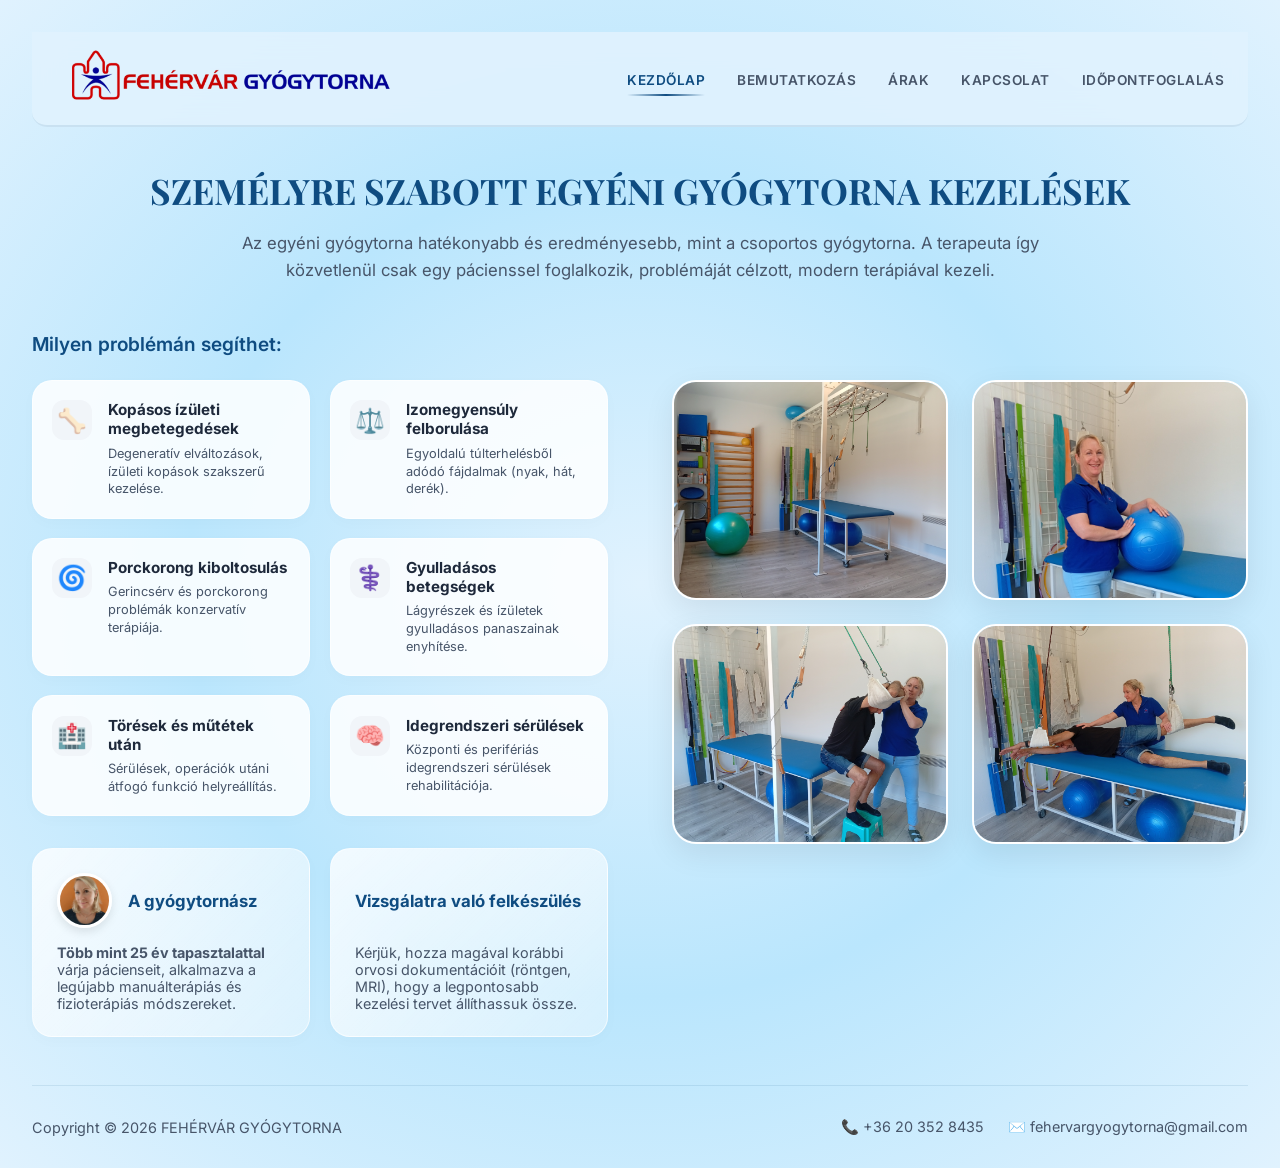
<file: index.html>
<!DOCTYPE html>
<html lang="hu">

<head>
    <meta charset="UTF-8">
    <meta name="viewport" content="width=device-width, initial-scale=1.0">
    <title>Fehérvár Gyógytorna</title>
    <link rel="stylesheet" href="style.css">
    <link rel="preconnect" href="https://fonts.googleapis.com">
    <link rel="preconnect" href="https://fonts.gstatic.com" crossorigin>
    <link rel="shortcut icon" href="favicon.png" type="image/x-icon">
    <link
        href="https://fonts.googleapis.com/css2?family=Inter:wght@300;400;500;600&family=Playfair+Display:wght@600;700&display=swap"
        rel="stylesheet">
</head>

<body>
    <div class="glass-container">
        <header>
            <div class="logo">

                <a href="index.html"><img style="width: 350px; max-width: 100%; height: auto;" src="./logo.png"
                        alt="FEHÉRVÁR GYÓGYTORNA"></a>

            </div>
            <input type="checkbox" id="menu-toggle" class="menu-toggle">
            <label for="menu-toggle" class="hamburger">
                <span></span>
                <span></span>
                <span></span>
            </label>
            <nav>
                <ul>
                    <li><a href="index.html" class="active">KEZDŐLAP</a></li>
                    <li><a href="bemutatkozas.html">BEMUTATKOZÁS</a></li>
                    <li><a href="arak.html">ÁRAK</a></li>
                    <li><a href="elerhetoseg.html">KAPCSOLAT</a></li>
                    <li><a href="idopontfoglalas.html">IDŐPONTFOGLALÁS</a></li>
                </ul>
            </nav>
        </header>

        <main>
            <div class="title-section">
                <h2 class="main-title">SZEMÉLYRE SZABOTT EGYÉNI GYÓGYTORNA KEZELÉSEK</h2>
                <p class="intro-text">Az egyéni gyógytorna hatékonyabb és eredményesebb, mint a csoportos gyógytorna. A
                    terapeuta így közvetlenül csak egy pácienssel foglalkozik, problémáját célzott, modern terápiával
                    kezeli.</p>
            </div>

            <div class="layout-grid">
                <div class="left-col">
                    <h3 class="section-subtitle">Milyen problémán segíthet:</h3>
                    <div class="problems-grid">
                        <div class="card">
                            <div class="card-icon">🦴</div>
                            <div class="card-content">
                                <h4>Kopásos ízületi megbetegedések</h4>
                                <p>Degeneratív elváltozások, ízületi kopások szakszerű kezelése.</p>
                            </div>
                        </div>
                        <div class="card">
                            <div class="card-icon">⚖️</div>
                            <div class="card-content">
                                <h4>Izomegyensúly felborulása</h4>
                                <p>Egyoldalú túlterhelésből adódó fájdalmak (nyak, hát, derék).</p>
                            </div>
                        </div>
                        <div class="card">
                            <div class="card-icon">🌀</div>
                            <div class="card-content">
                                <h4>Porckorong kiboltosulás</h4>
                                <p>Gerincsérv és porckorong problémák konzervatív terápiája.</p>
                            </div>
                        </div>
                        <div class="card">
                            <div class="card-icon">⚕️</div>
                            <div class="card-content">
                                <h4>Gyulladásos betegségek</h4>
                                <p>Lágyrészek és ízületek gyulladásos panaszainak enyhítése.</p>
                            </div>
                        </div>
                        <div class="card">
                            <div class="card-icon">🏥</div>
                            <div class="card-content">
                                <h4>Törések és műtétek után</h4>
                                <p>Sérülések, operációk utáni átfogó funkció helyreállítás.</p>
                            </div>
                        </div>
                        <div class="card">
                            <div class="card-icon">🧠</div>
                            <div class="card-content">
                                <h4>Idegrendszeri sérülések</h4>
                                <p>Központi és perifériás idegrendszeri sérülések rehabilitációja.</p>
                            </div>
                        </div>
                    </div>

                    <div class="info-panels" style="display: flex; flex-wrap: wrap; flex-direction: row; gap: 1.2rem;">

                        <div class="therapist-info glass-panel"
                            style="flex: 1 1 250px; flex-direction: column; align-items: flex-start; gap: 1rem; padding: 1.5rem; margin: 0;">
                            <div style="display: flex; align-items: center; gap: 1rem;">
                                <img src="./letöltés.jpg" alt="Terapeuta" class="t-avatar"
                                    style="width: 55px; height: 55px;">
                                <h4 style="margin: 0; font-size: 1.05rem;">A gyógytornász</h4>
                            </div>
                            <p style="margin: 0;"><strong>Több mint 25 év tapasztalattal</strong> várja pácienseit,
                                alkalmazva a
                                legújabb manuálterápiás és fizioterápiás módszereket.</p>
                        </div>

                        <div class="preparation-info glass-panel"
                            style="flex: 1 1 250px; flex-direction: column; align-items: flex-start; justify-content: flex-start; gap: 1rem; padding: 1.5rem; margin: 0;">
                            <div style="display: flex; align-items: center; gap: 0.5rem; height: 55px;">
                                <h4 style="margin: 0; font-size: 1.05rem;">Vizsgálatra való felkészülés</h4>
                            </div>
                            <p style="margin: 0;">Kérjük, hozza magával korábbi orvosi dokumentációit (röntgen, MRI),
                                hogy a legpontosabb kezelési tervet állíthassuk össze.</p>
                        </div>

                    </div>
                </div>

                <div class="right-col">
                    <h3 class="section-subtitle" style="visibility: hidden; user-select: none;">Igazítás</h3>

                    <div class="right-col">
                        <div class="image-gallery">
                            <div class="img-wrapper">
                                <img src="1.jpg" alt="Kezelés 1">
                                <div class="hologram-overlay"></div>
                            </div>
                            <div class="img-wrapper">
                                <img src="2-1.jpg" alt="Kezelés 2">
                                <div class="hologram-overlay"></div>
                            </div>
                            <div class="img-wrapper">
                                <img src="3.jpg" alt="Kezelés 3">
                                <div class="hologram-overlay"></div>
                            </div>
                            <div class="img-wrapper">
                                <img src="4.jpg" alt="Kezelés 4">
                                <div class="hologram-overlay"></div>
                            </div>
                        </div>
                    </div>
                </div>
            </div>
        </main>
        <footer>
            <div class="footer-content">
                <p>Copyright © 2026 FEHÉRVÁR GYÓGYTORNA</p>
                <div class="social-icons">
                    <span>📞 +36 20 352 8435</span>
                    <span>✉️ fehervargyogytorna@gmail.com</span>
                </div>
            </div>
        </footer>
    </div>
</body>

</html>
</file>
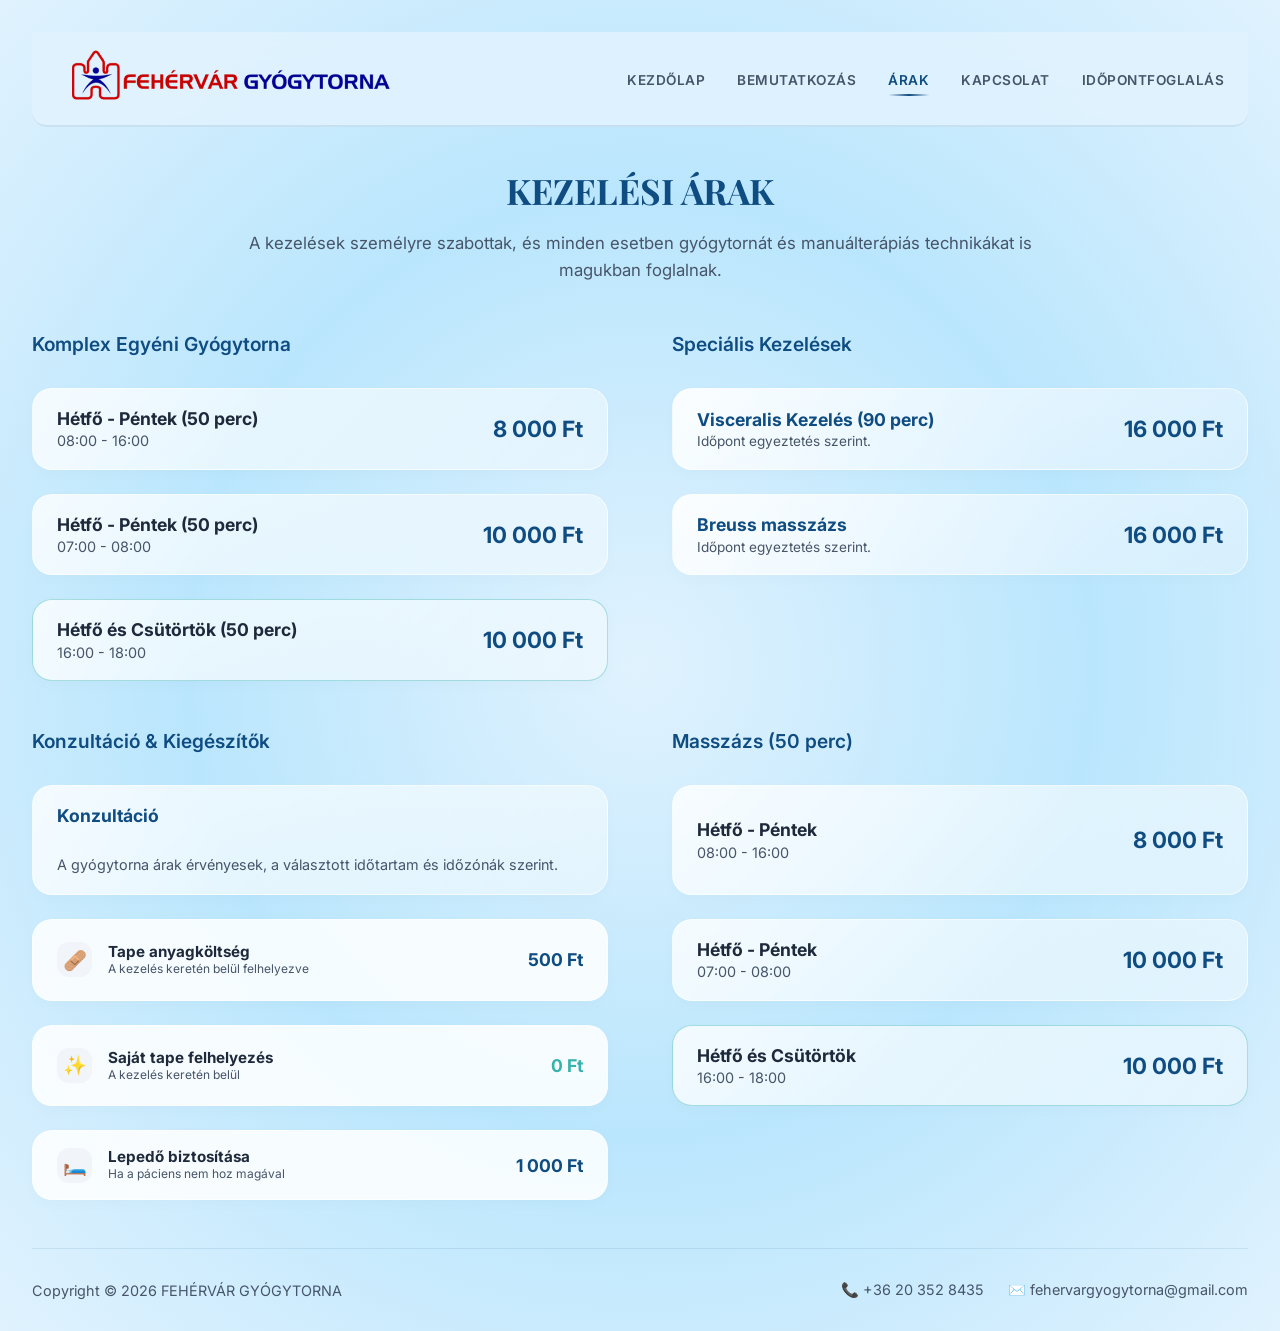
<file: arak.html>
<!DOCTYPE html>
<html lang="hu">

<head>
    <meta charset="UTF-8">
    <meta name="viewport" content="width=device-width, initial-scale=1.0">
    <title>Árak - Fehérvár Gyógytorna</title>
    <link rel="stylesheet" href="style.css">
    <link rel="preconnect" href="https://fonts.googleapis.com">
    <link rel="preconnect" href="https://fonts.gstatic.com" crossorigin>
    <link rel="shortcut icon" href="favicon.png" type="image/x-icon">
    <link
        href="https://fonts.googleapis.com/css2?family=Inter:wght@300;400;500;600&family=Playfair+Display:wght@600;700&display=swap"
        rel="stylesheet">
</head>

<body>
    <div class="glass-container">
        <header>
            <div class="logo">
                  <a href="index.html"><img style="width: 350px; max-width: 100%; height: auto;" src="./logo.png"
                        alt="FEHÉRVÁR GYÓGYTORNA"></a>


            </div>
            <input type="checkbox" id="menu-toggle" class="menu-toggle">
            <label for="menu-toggle" class="hamburger">
                <span></span>
                <span></span>
                <span></span>
            </label>
            <nav>
                <ul>
                    <li><a href="index.html">KEZDŐLAP</a></li>
                    <li><a href="bemutatkozas.html">BEMUTATKOZÁS</a></li>
                    <li><a href="arak.html" class="active">ÁRAK</a></li>
                    <li><a href="elerhetoseg.html">KAPCSOLAT</a></li>
                    <li><a href="idopontfoglalas.html">IDŐPONTFOGLALÁS</a></li>
                </ul>
            </nav>
        </header>

        <main>
            <div class="title-section">
                <h2 class="main-title">KEZELÉSI ÁRAK</h2>
                <p class="intro-text">A kezelések személyre szabottak, és
                    minden esetben gyógytornát és manuálterápiás technikákat is magukban foglalnak.</p>
            </div>

            <div style="display: grid; grid-template-columns: 1fr 1fr; gap: 1.5rem 4rem; align-items: stretch;"
                class="pricing-grid-responsive">

                <div style="align-self: end;">
                    <h3 class="section-subtitle" style="margin-bottom: 0.5rem;">Komplex Egyéni Gyógytorna</h3>
                </div>
                <div style="align-self: end;">
                    <h3 class="section-subtitle" style="margin-bottom: 0.5rem;">Speciális Kezelések</h3>
                </div>

                <div class="glass-panel" style="justify-content: space-between; padding: 1.2rem 1.5rem; height: 100%;">
                    <div>
                        <h4 style="font-size: 1.1rem; color: var(--text-dark); margin-bottom: 0.2rem;">Hétfő - Péntek
                            (50 perc)</h4>
                        <p style="color: var(--text-muted); font-size: 0.9rem;">08:00 - 16:00</p>
                    </div>
                    <div style="font-size: 1.4rem; font-weight: 700; color: var(--primary-blue);">8 000 Ft</div>
                </div>

                <div class="glass-panel"
                    style="justify-content: space-between; background: linear-gradient(135deg, rgba(255,255,255,0.9) 0%, rgba(224, 242, 254, 0.6) 100%); padding: 1.2rem 1.5rem; height: 100%;">
                    <div style="flex: 1;">
                        <h4 style="font-size: 1.1rem; color: var(--primary-blue); margin-bottom: 0.2rem;">Visceralis
                            Kezelés (90 perc)</h4>
                        <p style="color: var(--text-muted); font-size: 0.85rem;">Időpont egyeztetés szerint.</p>
                    </div>
                    <div style="font-size: 1.4rem; font-weight: 700; color: var(--primary-blue);">16 000 Ft</div>
                </div>

                <div class="glass-panel" style="justify-content: space-between; padding: 1.2rem 1.5rem; height: 100%;">
                    <div>
                        <h4 style="font-size: 1.1rem; color: var(--text-dark); margin-bottom: 0.2rem;">Hétfő - Péntek
                            (50 perc)</h4>
                        <p style="color: var(--text-muted); font-size: 0.9rem;">07:00 - 08:00</p>
                    </div>
                    <div style="font-size: 1.4rem; font-weight: 700; color: var(--primary-blue);">10 000 Ft</div>
                </div>

                <div class="glass-panel"
                    style="justify-content: space-between; background: linear-gradient(135deg, rgba(255,255,255,0.9) 0%, rgba(224, 242, 254, 0.6) 100%); padding: 1.2rem 1.5rem; height: 100%;">
                    <div style="flex: 1;">
                        <h4 style="font-size: 1.1rem; color: var(--primary-blue); margin-bottom: 0.2rem;">Breuss
                            masszázs</h4>
                        <p style="color: var(--text-muted); font-size: 0.85rem;">Időpont egyeztetés szerint.</p>
                    </div>
                    <div style="font-size: 1.4rem; font-weight: 700; color: var(--primary-blue);">16 000 Ft</div>
                </div>

                <div class="glass-panel"
                    style="justify-content: space-between; padding: 1.2rem 1.5rem; border-color: rgba(56, 178, 172, 0.4); height: 100%;">
                    <div>
                        <h4 style="font-size: 1.1rem; color: var(--text-dark); margin-bottom: 0.2rem;">Hétfő és Csütörtök (50 perc)</h4>
                        <p style="color: var(--text-muted); font-size: 0.9rem;">16:00 - 18:00</p>
                    </div>
                    <div style="font-size: 1.4rem; font-weight: 700; color: var(--primary-blue);">10 000 Ft</div>
                </div>

                <!-- Üres div, hogy az alsó sorok tökéletesen a helyükre csússzanak -->
                <div></div>

                <div style="align-self: end; margin-top: 1.5rem;">
                    <h3 class="section-subtitle" style="margin-bottom: 0.5rem;">Konzultáció & Kiegészítők</h3>
                </div>

                <div style="align-self: end; margin-top: 1.5rem;">
                    <h3 class="section-subtitle" style="margin-bottom: 0.5rem;">Masszázs (50 perc)</h3>
                </div>

                <div class="glass-panel"
                    style="padding: 1.2rem 1.5rem; height: 100%; align-items: flex-start; flex-direction: column; justify-content: center;">
                    <h4 style="font-size: 1.1rem; color: var(--primary-blue); margin-bottom: 0.3rem;">Konzultáció</h4>
                    <p style="color: var(--text-muted); font-size: 0.9rem; line-height: 1.4; margin: 0;">A gyógytorna
                        árak érvényesek, a választott időtartam és időzónák szerint.</p>
                </div>

                <div class="glass-panel" style="justify-content: space-between; padding: 1.2rem 1.5rem; height: 100%;">
                    <div>
                        <h4 style="font-size: 1.1rem; color: var(--text-dark); margin-bottom: 0.2rem;">Hétfő - Péntek
                            </h4>
                        <p style="color: var(--text-muted); font-size: 0.9rem;">08:00 - 16:00</p>
                    </div>
                    <div style="font-size: 1.4rem; font-weight: 700; color: var(--primary-blue);">8 000 Ft</div>
                </div>

                <div class="card" style="padding: 1rem 1.5rem; align-items: center; height: 100%; margin: 0;">
                    <div class="card-icon" style="width: 35px; height: 35px; font-size: 1.2rem;">🩹</div>
                    <div class="card-content"
                        style="display: flex; justify-content: space-between; width: 100%; align-items: center;">
                        <div>
                            <h4 style="margin-bottom: 0;">Tape anyagköltség</h4>
                            <p style="font-size: 0.75rem;">A kezelés keretén belül felhelyezve</p>
                        </div>
                        <strong style="color: var(--primary-blue); font-size: 1.1rem;">500 Ft</strong>
                    </div>
                </div>

                <div class="glass-panel" style="justify-content: space-between; padding: 1.2rem 1.5rem; height: 100%;">
                    <div>
                        <h4 style="font-size: 1.1rem; color: var(--text-dark); margin-bottom: 0.2rem;">Hétfő - Péntek
                            </h4>
                        <p style="color: var(--text-muted); font-size: 0.9rem;">07:00 - 08:00</p>
                    </div>
                    <div style="font-size: 1.4rem; font-weight: 700; color: var(--primary-blue);">10 000 Ft</div>
                </div>

                <div class="card" style="padding: 1rem 1.5rem; align-items: center; height: 100%; margin: 0;">
                    <div class="card-icon" style="width: 35px; height: 35px; font-size: 1.2rem;">✨</div>
                    <div class="card-content"
                        style="display: flex; justify-content: space-between; width: 100%; align-items: center;">
                        <div>
                            <h4 style="margin-bottom: 0;">Saját tape felhelyezés</h4>
                            <p style="font-size: 0.75rem;">A kezelés keretén belül</p>
                        </div>
                        <strong style="color: var(--accent-teal); font-size: 1.1rem;">0 Ft</strong>
                    </div>
                </div>

                <div class="glass-panel"
                    style="justify-content: space-between; padding: 1.2rem 1.5rem; border-color: rgba(56, 178, 172, 0.4); height: 100%;">
                    <div>
                        <h4 style="font-size: 1.1rem; color: var(--text-dark); margin-bottom: 0.2rem;">Hétfő és Csütörtök</h4>
                        <p style="color: var(--text-muted); font-size: 0.9rem;">16:00 - 18:00</p>
                    </div>
                    <div style="font-size: 1.4rem; font-weight: 700; color: var(--primary-blue);">10 000 Ft</div>
                </div>

                <div class="card" style="padding: 1rem 1.5rem; align-items: center; height: 100%; margin: 0;">
                    <div class="card-icon" style="width: 35px; height: 35px; font-size: 1.2rem;">🛏️</div>
                    <div class="card-content"
                        style="display: flex; justify-content: space-between; width: 100%; align-items: center;">
                        <div>
                            <h4 style="margin-bottom: 0;">Lepedő biztosítása</h4>
                            <p style="font-size: 0.75rem;">Ha a páciens nem hoz magával</p>
                        </div>
                        <strong style="color: var(--primary-blue); font-size: 1.1rem;">1 000 Ft</strong>
                    </div>
                </div>

            </div>
        </main>
        <footer>
            <div class="footer-content">
                <p>Copyright © 2026 FEHÉRVÁR GYÓGYTORNA</p>
                <div class="social-icons">
                    <span>📞 +36 20 352 8435</span>
                    <span>✉️ fehervargyogytorna@gmail.com</span>
                </div>
            </div>
        </footer>
    </div>
</body>

</html>
</file>
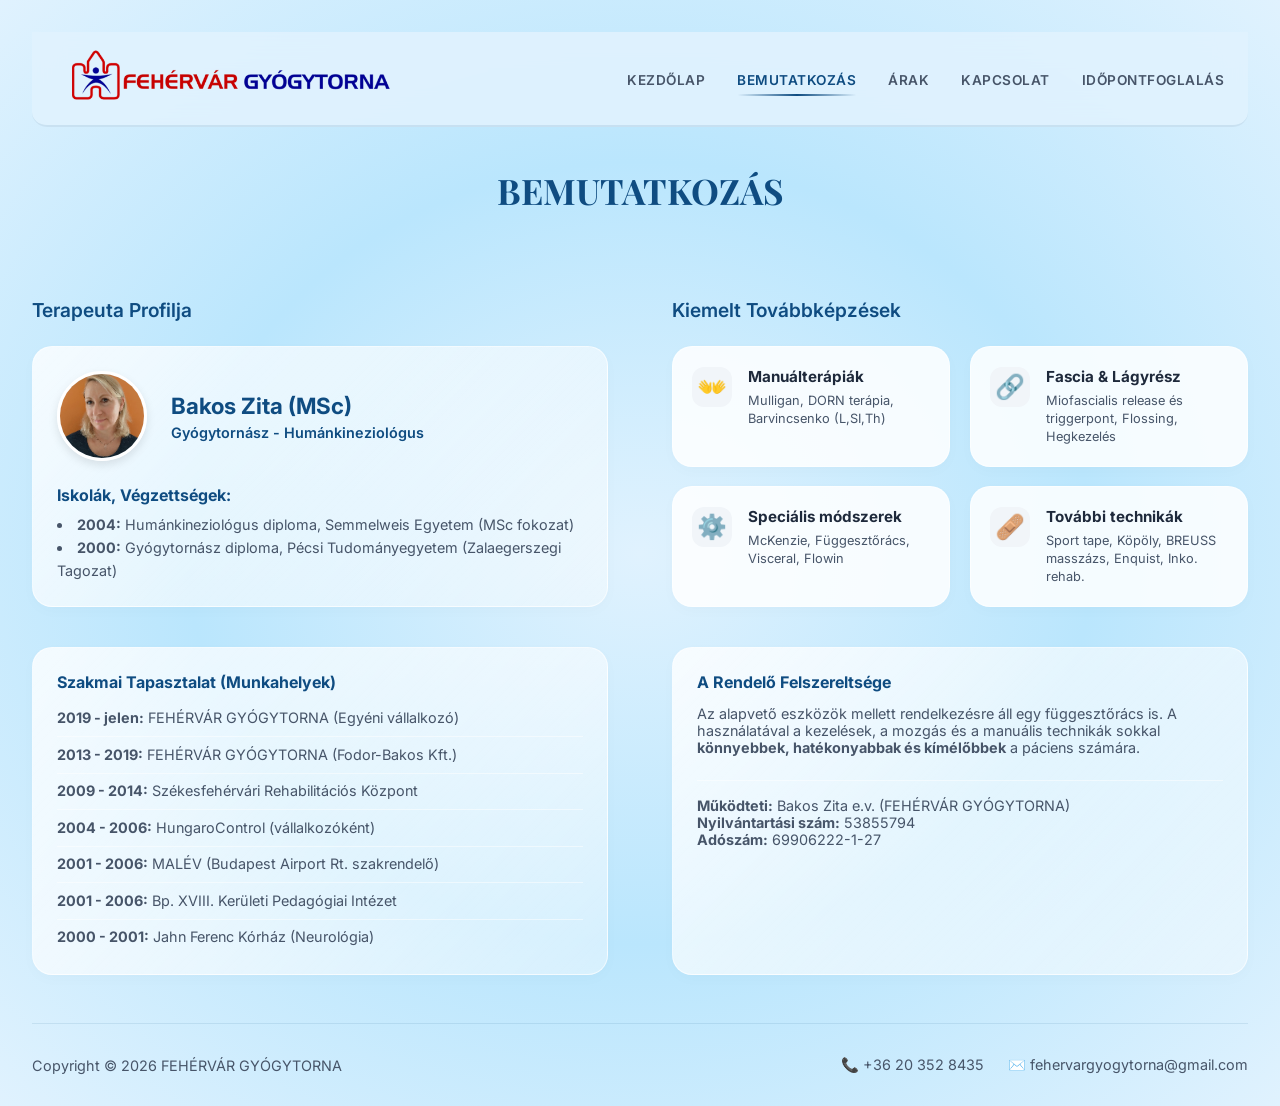
<file: bemutatkozas.html>
<!DOCTYPE html>
<html lang="hu">

<head>
    <meta charset="UTF-8">
    <meta name="viewport" content="width=device-width, initial-scale=1.0">
    <title>Bemutatkozás - Fehérvár Gyógytorna</title>
    <link rel="stylesheet" href="style.css">
    <link rel="preconnect" href="https://fonts.googleapis.com">
    <link rel="preconnect" href="https://fonts.gstatic.com" crossorigin>
    <link rel="shortcut icon" href="favicon.png" type="image/x-icon">
    <link
        href="https://fonts.googleapis.com/css2?family=Inter:wght@300;400;500;600&family=Playfair+Display:wght@600;700&display=swap"
        rel="stylesheet">
</head>

<body>
    <div class="glass-container">
        <header>
            <div class="logo">
                <a href="index.html"><img style="width: 350px; max-width: 100%; height: auto;" src="./logo.png"
                        alt="FEHÉRVÁR GYÓGYTORNA"></a>

            </div>
            <input type="checkbox" id="menu-toggle" class="menu-toggle">
            <label for="menu-toggle" class="hamburger">
                <span></span>
                <span></span>
                <span></span>
            </label>
            <nav>
                <ul>
                    <li><a href="index.html">KEZDŐLAP</a></li>
                    <li><a href="bemutatkozas.html" class="active">BEMUTATKOZÁS</a></li>
                    <li><a href="arak.html">ÁRAK</a></li>
                    <li><a href="elerhetoseg.html">KAPCSOLAT</a></li>
                    <li><a href="idopontfoglalas.html">IDŐPONTFOGLALÁS</a></li>

                </ul>
            </nav>
        </header>

        <main>
            <div class="title-section">
                <h2 class="main-title">BEMUTATKOZÁS</h2>
                <br>
            </div>

            <div class="layout-grid" style="margin-bottom: 2.5rem; align-items: stretch;">
                <div class="left-col" style="display: flex; flex-direction: column;">
                    <h3 class="section-subtitle">Terapeuta Profilja</h3>
                    <div class="glass-panel"
                        style="flex: 1; flex-direction: column; align-items: flex-start; gap: 1rem; margin: 0;">
                        <div style="display: flex; align-items: center; gap: 1.5rem;">
                            <img src="letöltés.jpg" alt="Bakos Zita" class="t-avatar"
                                style="width: 90px; height: 90px;">
                            <div>
                                <h4 style="font-size: 1.4rem;">Bakos Zita (MSc)</h4>
                                <p style="font-weight: 600; color: var(--primary-blue);">Gyógytornász -
                                    Humánkineziológus</p>
                            </div>
                        </div>
                        <div style="margin-top: 0.5rem;">
                            <h4 style="font-size: 1rem; margin-bottom: 0.5rem;">Iskolák, Végzettségek:</h4>
                            <ul
                                style="list-style-position: inside; color: var(--text-muted); font-size: 0.9rem; line-height: 1.6;">
                                <li><strong>2004:</strong> Humánkineziológus diploma, Semmelweis Egyetem (MSc fokozat)
                                </li>
                                <li><strong>2000:</strong> Gyógytornász diploma, Pécsi Tudományegyetem (Zalaegerszegi
                                    Tagozat)</li>
                            </ul>
                        </div>
                    </div>
                </div>

                <div class="right-col" style="display: flex; flex-direction: column;">
                    <h3 class="section-subtitle">Kiemelt Továbbképzések</h3>
                    <div class="problems-grid" style="flex: 1; margin-bottom: 0;">
                        <div class="card">
                            <div class="card-icon">👐</div>
                            <div class="card-content">
                                <h4>Manuálterápiák</h4>
                                <p>Mulligan, DORN terápia, Barvincsenko (L,SI,Th)</p>
                            </div>
                        </div>
                        <div class="card">
                            <div class="card-icon">🔗</div>
                            <div class="card-content">
                                <h4>Fascia & Lágyrész</h4>
                                <p>Miofascialis release és triggerpont, Flossing, Hegkezelés</p>
                            </div>
                        </div>
                        <div class="card">
                            <div class="card-icon">⚙️</div>
                            <div class="card-content">
                                <h4>Speciális módszerek</h4>
                                <p>McKenzie, Függesztőrács, Visceral, Flowin</p>
                            </div>
                        </div>
                        <div class="card">
                            <div class="card-icon">🩹</div>
                            <div class="card-content">
                                <h4>További technikák</h4>
                                <p>Sport tape, Köpöly, BREUSS masszázs, Enquist, Inko. rehab.</p>
                            </div>
                        </div>
                    </div>
                </div>
            </div>

            <div class="layout-grid" style="align-items: stretch;">
                <div class="left-col" style="display: flex; flex-direction: column;">
                    <div class="glass-panel preparation-info" style="flex: 1; margin: 0;">
                        <h4>Szakmai Tapasztalat (Munkahelyek)</h4>
                        <ul
                            style="list-style-type: none; color: var(--text-muted); font-size: 0.9rem; line-height: 1.8; width: 100%;">
                            <li style="border-bottom: 1px solid var(--glass-border); padding-bottom: 0.3rem;">
                                <strong>2019 - jelen:</strong> FEHÉRVÁR GYÓGYTORNA (Egyéni vállalkozó)
                            </li>
                            <li style="border-bottom: 1px solid var(--glass-border); padding: 0.3rem 0;">
                                <strong>2013 - 2019:</strong> FEHÉRVÁR GYÓGYTORNA (Fodor-Bakos Kft.)
                            </li>
                            <li style="border-bottom: 1px solid var(--glass-border); padding: 0.3rem 0;">
                                <strong>2009 - 2014:</strong> Székesfehérvári Rehabilitációs Központ
                            </li>
                            <li style="border-bottom: 1px solid var(--glass-border); padding: 0.3rem 0;">
                                <strong>2004 - 2006:</strong> HungaroControl (vállalkozóként)
                            </li>
                            <li style="border-bottom: 1px solid var(--glass-border); padding: 0.3rem 0;">
                                <strong>2001 - 2006:</strong> MALÉV (Budapest Airport Rt. szakrendelő)
                            </li>
                            <li style="border-bottom: 1px solid var(--glass-border); padding: 0.3rem 0;">
                                <strong>2001 - 2006:</strong> Bp. XVIII. Kerületi Pedagógiai Intézet
                            </li>
                            <li style="padding-top: 0.3rem;"><strong>2000 - 2001:</strong> Jahn Ferenc Kórház
                                (Neurológia)</li>
                        </ul>
                    </div>
                </div>

                <div class="right-col" style="display: flex; flex-direction: column;">
                    <div class="glass-panel preparation-info" style="flex: 1; margin: 0;">
                        <h4>A Rendelő Felszereltsége</h4>
                        <p style="margin-bottom: 1rem;">Az alapvető eszközök mellett rendelkezésre áll egy
                            függesztőrács is. A használatával a kezelések, a mozgás és a manuális technikák sokkal
                            <strong>könnyebbek, hatékonyabbak és kímélőbbek</strong> a páciens számára.
                        </p>

                        <div
                            style="width: 100%; border-top: 1px solid var(--glass-border); padding-top: 1rem; font-size: 0.8rem; color: var(--text-muted);">
                            <p><strong>Működteti:</strong> Bakos Zita e.v. (FEHÉRVÁR GYÓGYTORNA)</p>
                            <p><strong>Nyilvántartási szám:</strong> 53855794</p>
                            <p><strong>Adószám:</strong> 69906222-1-27</p>
                        </div>
                    </div>
                </div>
            </div>
        </main>

        <footer>
            <div class="footer-content">
                <p>Copyright © 2026 FEHÉRVÁR GYÓGYTORNA</p>
                <div class="social-icons">
                    <span>📞 +36 20 352 8435</span>
                    <span>✉️ fehervargyogytorna@gmail.com</span>
                </div>
            </div>
        </footer>
    </div>
</body>

</html>
</file>
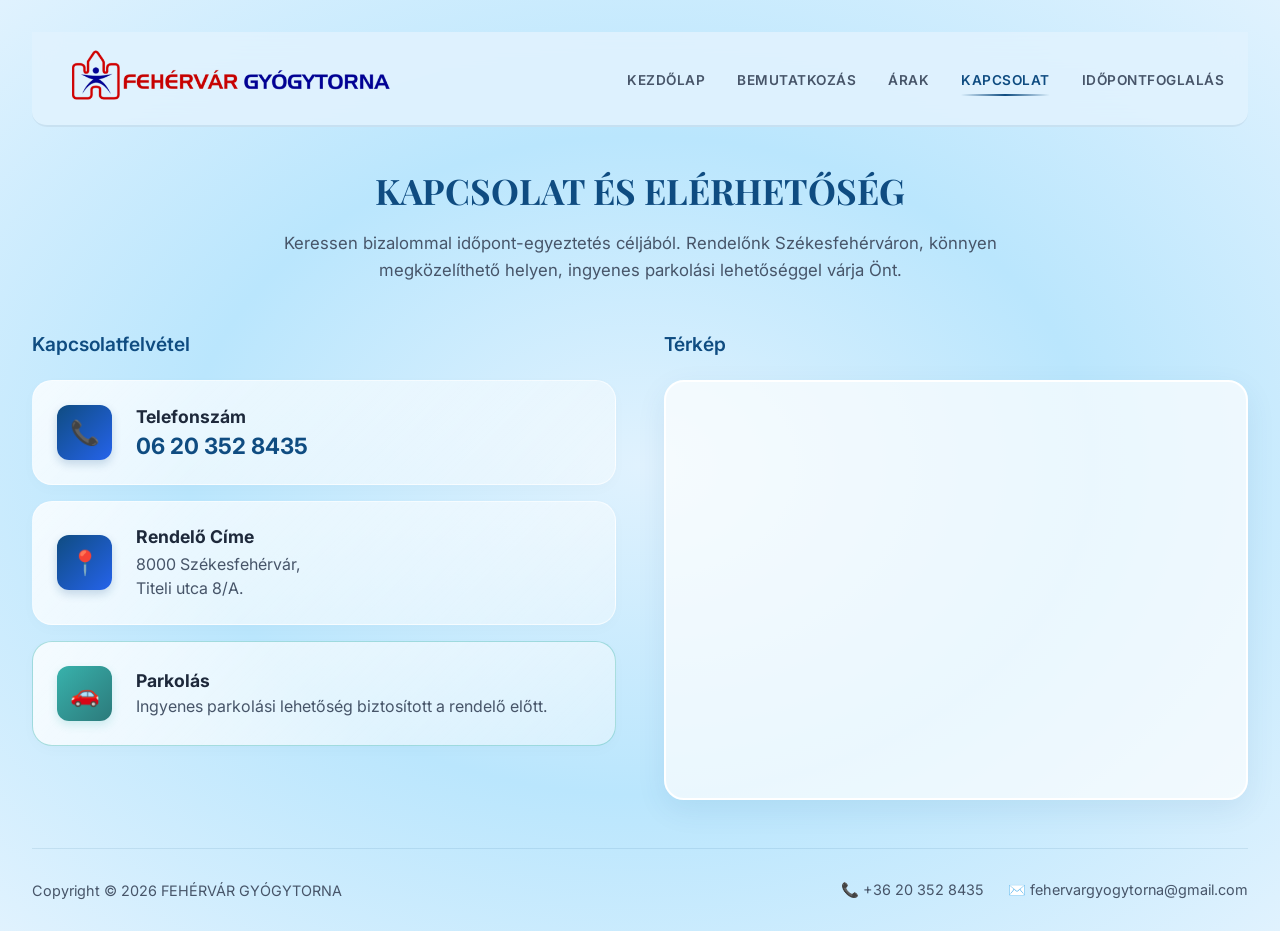
<file: elerhetoseg.html>
<!DOCTYPE html>
<html lang="hu">
<head>
    <meta charset="UTF-8">
    <meta name="viewport" content="width=device-width, initial-scale=1.0">
    <title>Kapcsolat - Fehérvár Gyógytorna</title>
    <link rel="stylesheet" href="style.css">
    <link rel="preconnect" href="https://fonts.googleapis.com">
    <link rel="preconnect" href="https://fonts.gstatic.com" crossorigin>
    <link rel="shortcut icon" href="favicon.png" type="image/x-icon">
    <link
        href="https://fonts.googleapis.com/css2?family=Inter:wght@300;400;500;600&family=Playfair+Display:wght@600;700&display=swap"
        rel="stylesheet">
</head>

<body>
    <div class="glass-container">
        <header>
            <div class="logo">
                <a href="index.html"><img style="width: 350px; max-width: 100%; height: auto;" src="./logo.png"
                        alt="FEHÉRVÁR GYÓGYTORNA"></a>
            </div>
            <input type="checkbox" id="menu-toggle" class="menu-toggle">
            <label for="menu-toggle" class="hamburger">
                <span></span>
                <span></span>
                <span></span>
            </label>
            <nav>
                <ul>
                    <li><a href="index.html">KEZDŐLAP</a></li>
                    <li><a href="bemutatkozas.html">BEMUTATKOZÁS</a></li>
                    <li><a href="arak.html">ÁRAK</a></li>
                    <li><a href="elerhetoseg.html" class="active">KAPCSOLAT</a></li>
                    <li><a href="idopontfoglalas.html">IDŐPONTFOGLALÁS</a></li>
                </ul>
            </nav>
        </header>

        <main>
            <div class="title-section">
                <h2 class="main-title">KAPCSOLAT ÉS ELÉRHETŐSÉG</h2>
                <p class="intro-text">Keressen bizalommal időpont-egyeztetés céljából. Rendelőnk Székesfehérváron,
                    könnyen megközelíthető helyen, ingyenes parkolási lehetőséggel várja Önt.</p>
            </div>

            <div class="layout-grid" style="align-items: start; gap: 3rem;">
                <div class="left-col">
                    <h3 class="section-subtitle">Kapcsolatfelvétel</h3>

                    <div class="info-panels">
                        <div class="glass-panel"
                            style="flex-direction: row; align-items: center; gap: 1.5rem; padding: 1.5rem;">
                            <div class="card-icon"
                                style="width: 55px; height: 55px; font-size: 1.5rem; background: linear-gradient(135deg, var(--primary-blue), #2563eb); color: white; box-shadow: 0 4px 10px rgba(15, 76, 129, 0.2);">
                                📞
                            </div>
                            <div>
                                <h4 style="font-size: 1.1rem; color: var(--text-dark); margin-bottom: 0.3rem;">
                                    Telefonszám</h4>
                                <p style="font-size: 1.4rem; font-weight: 700; color: var(--primary-blue);">06 20 352
                                    8435</p>
                            </div>
                        </div>

                        <div class="glass-panel"
                            style="flex-direction: row; align-items: center; gap: 1.5rem; padding: 1.5rem;">
                            <div class="card-icon"
                                style="width: 55px; height: 55px; font-size: 1.5rem; background: linear-gradient(135deg, var(--primary-blue), #2563eb); color: white; box-shadow: 0 4px 10px rgba(15, 76, 129, 0.2);">
                                📍
                            </div>
                            <div>
                                <h4 style="font-size: 1.1rem; color: var(--text-dark); margin-bottom: 0.3rem;">Rendelő
                                    Címe</h4>
                                <p style="font-size: 1rem; color: var(--text-muted); line-height: 1.5;">8000
                                    Székesfehérvár,<br>Titeli utca 8/A.</p>
                            </div>
                        </div>

                        <div class="glass-panel"
                            style="flex-direction: row; align-items: center; gap: 1.5rem; padding: 1.5rem; border-color: rgba(56, 178, 172, 0.4);">
                            <div class="card-icon"
                                style="width: 55px; height: 55px; font-size: 1.5rem; background: linear-gradient(135deg, var(--accent-teal), #2c7a7b); color: white; box-shadow: 0 4px 10px rgba(56, 178, 172, 0.2);">
                                🚗
                            </div>
                            <div>
                                <h4 style="font-size: 1.1rem; color: var(--text-dark); margin-bottom: 0.3rem;">Parkolás
                                </h4>
                                <p style="font-size: 1rem; color: var(--text-muted);">Ingyenes parkolási lehetőség
                                    biztosított a rendelő előtt.</p>
                            </div>
                        </div>
                    </div>
                </div>

                <div class="right-col">
                    <h3 class="section-subtitle">Térkép</h3>
                    <div class="img-wrapper"
                        style="height: 420px; border-radius: 20px; padding: 6px; background: rgba(255,255,255,0.7); box-shadow: 0 10px 30px rgba(15, 76, 129, 0.08);">
                        <iframe
                            src="https://www.google.com/maps/embed?pb=!1m18!1m12!1m3!1d3237.151974804184!2d18.45225317669859!3d47.193902216384764!2m3!1f0!2f0!3f0!3m2!1i1024!2i768!4f13.1!3m3!1m2!1s0x4769f7c258b4fa89%3A0xc11388f73e84099f!2zRkVIw4lSVsOBUiBHWcOTR1lUT1JOQQ!5e1!3m2!1shu!2shu!4v1788622676737!5m2!1shu!2shu"
                            width="100%" height="100%" style="border:0; border-radius: 14px;" allowfullscreen=""
                            loading="lazy" referrerpolicy="no-referrer-when-downgrade">
                        </iframe>
                    </div>
                </div>
            </div>
        </main>

        <footer>
            <div class="footer-content">
                <p>Copyright © 2026 FEHÉRVÁR GYÓGYTORNA</p>
                <div class="social-icons">
                    <span>📞 +36 20 352 8435</span>
                    <span>✉️ fehervargyogytorna@gmail.com</span>
                </div>
            </div>
        </footer>
    </div>
</body>

</html>
</file>
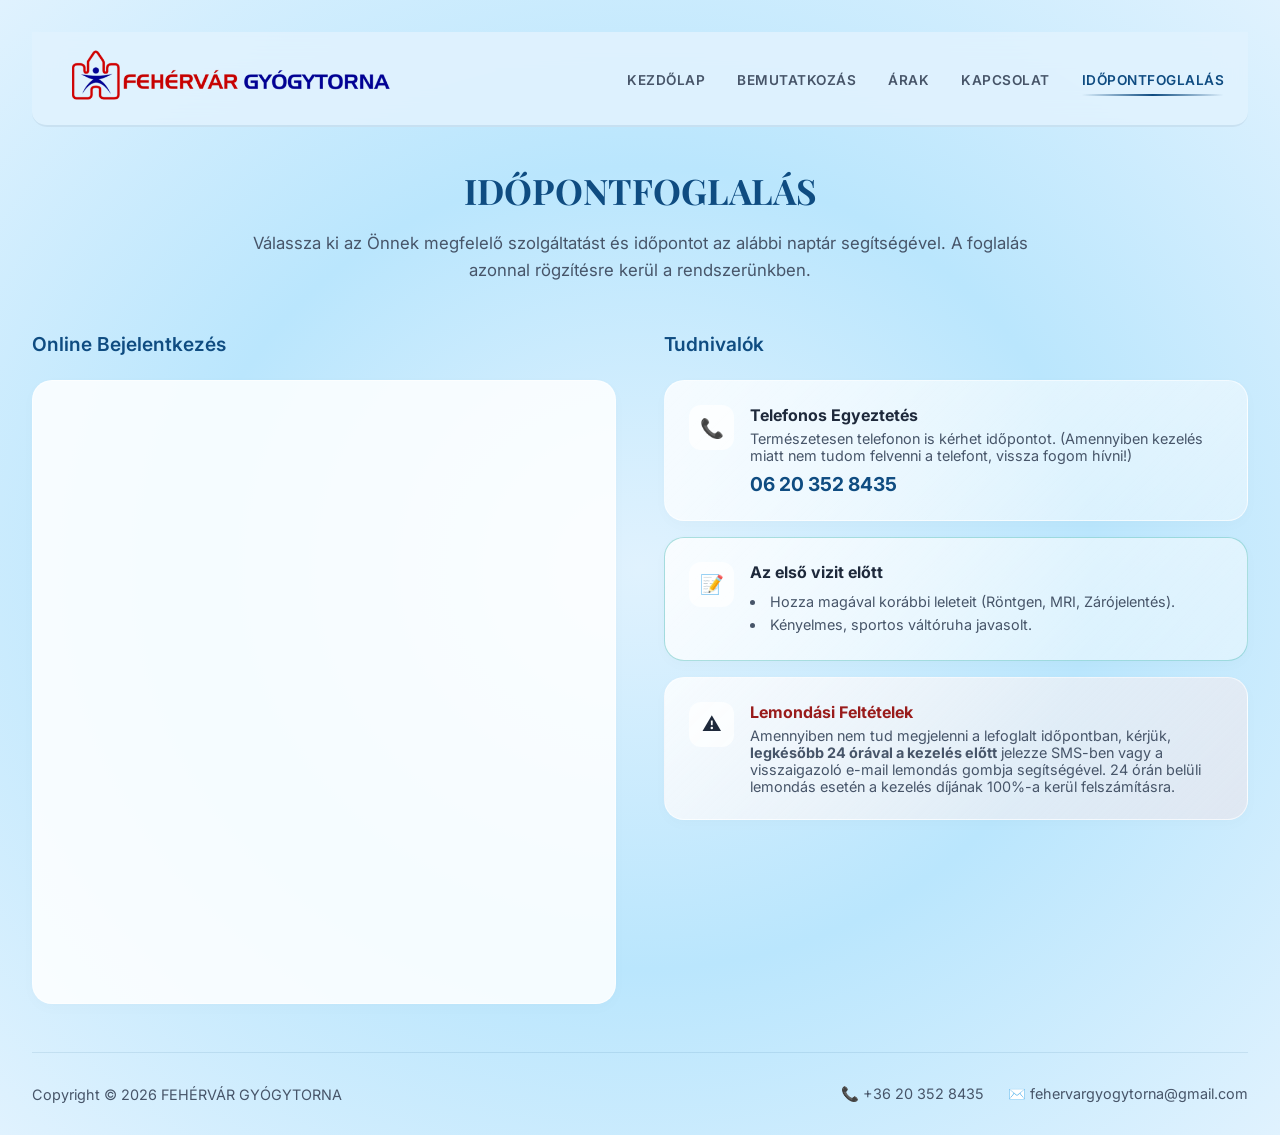
<file: idopontfoglalas.html>
<!DOCTYPE html>
<html lang="hu">

<head>
    <meta charset="UTF-8">
    <meta name="viewport" content="width=device-width, initial-scale=1.0">
    <title>Időpontfoglalás - Fehérvár Gyógytorna</title>
    <link rel="stylesheet" href="style.css">
    <link rel="preconnect" href="https://fonts.googleapis.com">
    <link rel="preconnect" href="https://fonts.gstatic.com" crossorigin>
    <link rel="shortcut icon" href="favicon.png" type="image/x-icon">
    <link
        href="https://fonts.googleapis.com/css2?family=Inter:wght@300;400;500;600&family=Playfair+Display:wght@600;700&display=swap"
        rel="stylesheet">
</head>

<body>
    <div class="glass-container">
        <header>
            <div class="logo">
                <a href="index.html"><img style="width: 350px; max-width: 100%; height: auto;" src="./logo.png"
                        alt="FEHÉRVÁR GYÓGYTORNA"></a>

            </div>
            <input type="checkbox" id="menu-toggle" class="menu-toggle">
            <label for="menu-toggle" class="hamburger">
                <span></span>
                <span></span>
                <span></span>
            </label>
            <nav>
                <ul>
                    <li><a href="index.html">KEZDŐLAP</a></li>
                    <li><a href="bemutatkozas.html">BEMUTATKOZÁS</a></li>
                    <li><a href="arak.html">ÁRAK</a></li>
                    <li><a href="elerhetoseg.html">KAPCSOLAT</a></li>
                    <li><a href="idopontfoglalas.html" class="active">IDŐPONTFOGLALÁS</a></li>
                </ul>
            </nav>
        </header>

        <main>
            <div class="title-section">
                <h2 class="main-title">IDŐPONTFOGLALÁS</h2>
                <p class="intro-text">Válassza ki az Önnek megfelelő szolgáltatást és időpontot az alábbi naptár
                    segítségével. A foglalás azonnal rögzítésre kerül a rendszerünkben.</p>
            </div>

            <div class="layout-grid" style="align-items: start; gap: 3rem;">
                <div class="left-col">
                    <h3 class="section-subtitle">Online Bejelentkezés</h3>

                    <div class="glass-panel"
                        style="padding: 1rem; background: rgba(255, 255, 255, 0.85); overflow: hidden;">
                        <iframe frameborder="0"
                            src="https://app.minup.io/embed/zita-bakos/services?canStartPayment=true"
                            style="width: 100%; height: 590px; max-width: 100%; border-radius: 12px;"></iframe>
                    </div>
                </div>

                <div class="right-col">
                    <h3 class="section-subtitle">Tudnivalók</h3>

                    <div class="info-panels">
                        <div class="glass-panel"
                            style="flex-direction: row; align-items: flex-start; gap: 1rem; padding: 1.5rem;">
                            <div class="card-icon"
                                style="width: 45px; height: 45px; font-size: 1.2rem; background: var(--glass-bg);">📞
                            </div>
                            <div>
                                <h4 style="color: var(--text-dark); margin-bottom: 0.3rem;">Telefonos Egyeztetés</h4>
                                <p style="font-size: 0.9rem; color: var(--text-muted); margin-bottom: 0.5rem;">
                                    Természetesen telefonon is kérhet időpontot. (Amennyiben kezelés miatt nem tudom felvenni a telefont, vissza fogom hívni!)
                                </p>
                                <p style="font-size: 1.2rem; font-weight: 700; color: var(--primary-blue);">06 20 352
                                    8435</p>
                            </div>
                        </div>

                        <div class="glass-panel"
                            style="flex-direction: row; align-items: flex-start; gap: 1rem; padding: 1.5rem; border-color: rgba(56, 178, 172, 0.4);">
                            <div class="card-icon"
                                style="width: 45px; height: 45px; font-size: 1.2rem; background: var(--glass-bg);">📝
                            </div>
                            <div>
                                <h4 style="color: var(--text-dark); margin-bottom: 0.3rem;">Az első vizit előtt</h4>
                                <ul
                                    style="list-style-position: inside; font-size: 0.9rem; color: var(--text-muted); line-height: 1.6; margin-top: 0.5rem;">
                                    <li>Hozza magával korábbi leleteit (Röntgen, MRI, Zárójelentés).</li>
                                    <li>Kényelmes, sportos váltóruha javasolt.</li>
                                </ul>
                            </div>
                        </div>

                        <div class="glass-panel"
                            style="flex-direction: row; align-items: flex-start; gap: 1rem; padding: 1.5rem; background: linear-gradient(135deg, rgba(255,255,255,0.8) 0%, rgba(254, 226, 226, 0.4) 100%);">
                            <div class="card-icon"
                                style="width: 45px; height: 45px; font-size: 1.2rem; background: rgba(255,255,255,0.7);">
                                ⚠️</div>
                            <div>
                                <h4 style="color: #991b1b; margin-bottom: 0.3rem;">Lemondási Feltételek</h4>
                                <p style="font-size: 0.9rem; color: var(--text-muted);">Amennyiben nem tud megjelenni a
                                    lefoglalt időpontban, kérjük, <strong>legkésőbb 24 órával a kezelés előtt</strong>
                                    jelezze SMS-ben vagy a visszaigazoló e-mail lemondás gombja segítségével. 24 órán belüli lemondás esetén a kezelés díjának 100%-a kerül
                                    felszámításra.</p>
                            </div>
                        </div>
                    </div>
                </div>
            </div>
        </main>

        <footer>
            <div class="footer-content">
                <p>Copyright © 2026 FEHÉRVÁR GYÓGYTORNA</p>
                <div class="social-icons">
                    <span>📞 +36 20 352 8435</span>
                    <span>✉️ fehervargyogytorna@gmail.com</span>
                </div>
            </div>
        </footer>
    </div>
</body>

</html>
</file>
<file: style.css>
:root {
    --bg-color: #dbe9f6;
    --glass-bg: rgba(255, 255, 255, 0.7);
    --glass-border: rgba(255, 255, 255, 0.5);
    --text-dark: #1e293b;
    --text-muted: #475569;
    --primary-blue: #0f4c81;
    --accent-teal: #38b2ac;
    --card-bg: rgba(255, 255, 255, 0.85);
    --hover-shadow: 0 10px 25px rgba(15, 76, 129, 0.1);
}

* {
    margin: 0;
    padding: 0;
    box-sizing: border-box;
}

::-webkit-scrollbar {
    width: 14px;
}

::-webkit-scrollbar-track {
    background: #e0f2fe;
    border-left: 1px solid rgba(15, 76, 129, 0.1);
}

::-webkit-scrollbar-thumb {
    background: linear-gradient(180deg, var(--accent-teal), var(--primary-blue));
    border-radius: 10px;
    border: 3px solid #e0f2fe;
}

::-webkit-scrollbar-thumb:hover {
    background: linear-gradient(180deg, #2c7a7b, #0c3e6a);
}

body {
    font-family: 'Inter', sans-serif;
    background: radial-gradient(#e0f2fe, #bae6fd, #e0f2fe);
    min-height: 100vh;
    padding: 2rem;
    color: var(--text-dark);
    overflow-x: hidden;
}

body::before {
    content: '';
    position: absolute;
    width: 150vw;
    background-size: cover;
    z-index: -1;
    animation: wave 20s infinite linear;
}

@keyframes wave {
    0% {
        transform: translateX(0) translateY(10%);
    }

    50% {
        transform: translateX(-10%) translateY(5%);
    }

    100% {
        transform: translateX(0) translateY(10%);
    }
}

.glass-container {
    width: 100%;
    max-width: 1500px;
    margin: 0 auto;
    position: relative;
}

header {
    display: flex;
    justify-content: space-between;
    align-items: center;
    padding: 1rem 1.5rem;
    border-bottom: 2px solid rgba(15, 76, 129, 0.1);
    margin-bottom: 2.5rem;

    position: sticky;
    top: 0;
    z-index: 1000;
    background: rgba(224, 242, 254, 0.9);
    backdrop-filter: blur(15px);
    -webkit-backdrop-filter: blur(15px);
    border-radius: 0 0 15px 15px;
}

.logo {
    display: flex;
    align-items: center;
    gap: 1rem;
    color: var(--primary-blue);
    z-index: 100;
}

.logo img {
    width: 85%;
    height: auto;
}

.logo h1 {
    font-size: 1.6rem;
    font-weight: 700;
    letter-spacing: 1px;
}

nav ul {
    display: flex;
    gap: 2rem;
    list-style: none;
}

nav a {
    text-decoration: none;
    color: var(--text-muted);
    font-weight: 600;
    font-size: 0.85rem;
    letter-spacing: 0.5px;
    text-transform: uppercase;
    transition: all 0.3s ease;
    padding: 0.5rem 0;
    position: relative;
}

nav a::after {
    content: '';
    position: absolute;
    width: 0;
    height: 2px;
    bottom: 0;
    left: 50%;
    transform: translateX(-50%);
    background: linear-gradient(90deg, transparent, var(--primary-blue), transparent);
    transition: width 0.3s ease;
}

nav a:hover,
nav a.active {
    color: var(--primary-blue);
}

nav a:hover::after,
nav a.active::after {
    width: 100%;
}

#le {
    margin-top: 150px;
}

.menu-toggle {
    display: none;
}

.hamburger {
    display: none;
    flex-direction: column;
    justify-content: space-between;
    width: 30px;
    height: 21px;
    cursor: pointer;
    z-index: 100;
}

.hamburger span {
    display: block;
    height: 3px;
    width: 100%;
    background-color: var(--primary-blue);
    border-radius: 3px;
    transition: all 0.3s ease;
}

.title-section {
    text-align: center;
    margin-bottom: 3rem;
}

.main-title {
    font-family: 'Playfair Display', serif;
    font-size: 2.2rem;
    color: var(--primary-blue);
    margin-bottom: 1rem;
    font-weight: 700;
}

.intro-text {
    max-width: 800px;
    margin: 0 auto;
    font-size: 1.05rem;
    line-height: 1.6;
    color: var(--text-muted);
}

.layout-grid {
    display: grid;
    grid-template-columns: 1fr 1fr;
    gap: 4rem;
}

.section-subtitle {
    font-size: 1.2rem;
    color: var(--primary-blue);
    margin-bottom: 1.5rem;
    font-weight: 600;
}

.problems-grid {
    display: grid;
    grid-template-columns: repeat(2, 1fr);
    gap: 1.2rem;
    margin-bottom: 2rem;
}

.card {
    background: var(--card-bg);
    border: 1px solid rgba(255, 255, 255, 0.6);
    padding: 1.2rem;
    border-radius: 20px;
    box-shadow: 0 4px 15px rgba(0, 0, 0, 0.02);
    display: flex;
    gap: 1rem;
    transition: all 0.4s cubic-bezier(0.175, 0.885, 0.32, 1.275);
    cursor: default;
    position: relative;
    overflow: hidden;
}

.card::before {
    content: '';
    position: absolute;
    top: 0;
    left: -100%;
    width: 50%;
    height: 100%;
    background: linear-gradient(90deg, transparent, rgba(255, 255, 255, 0.8), transparent);
    transform: skewX(-25deg);
    transition: 0.6s;
}

.card:hover::before {
    left: 150%;
}

.card:hover {
    transform: translateY(-5px) scale(1.02);
    box-shadow: var(--hover-shadow);
    border-color: rgba(15, 76, 129, 0.2);
}

.card-icon {
    font-size: 1.5rem;
    background: #f1f5f9;
    width: 40px;
    height: 40px;
    display: flex;
    justify-content: center;
    align-items: center;
    border-radius: 12px;
    flex-shrink: 0;
}

.card-content h4 {
    font-size: 0.95rem;
    color: var(--text-dark);
    margin-bottom: 0.4rem;
}

.card-content p {
    font-size: 0.8rem;
    color: var(--text-muted);
    line-height: 1.4;
}

.info-panels {
    display: flex;
    flex-direction: column;
    gap: 1rem;
}

.glass-panel {
    background: linear-gradient(135deg, rgba(255, 255, 255, 0.8) 0%, rgba(255, 255, 255, 0.4) 100%);
    border: 1px solid rgba(255, 255, 255, 0.6);
    padding: 1.5rem;
    border-radius: 20px;
    display: flex;
    align-items: center;
    gap: 1.5rem;
    box-shadow: 0 4px 15px rgba(0, 0, 0, 0.02);
}

.t-avatar {
    width: 70px;
    height: 70px;
    border-radius: 50%;
    object-fit: cover;
    border: 3px solid white;
    box-shadow: 0 4px 10px rgba(0, 0, 0, 0.1);
}

.glass-panel h4 {
    color: var(--primary-blue);
    margin-bottom: 0.3rem;
}

.glass-panel p {
    font-size: 0.9rem;
    color: var(--text-muted);
}

.preparation-info {
    flex-direction: column;
    align-items: flex-start;
    gap: 0.5rem;
}

.image-gallery {
    display: grid;
    grid-template-columns: 1fr 1fr;
    grid-template-rows: repeat(2, 220px);
    gap: 1.5rem;
}

.img-wrapper {
    position: relative;
    border-radius: 24px;
    overflow: hidden;
    box-shadow: 0 10px 30px rgba(0, 0, 0, 0.08);
    border: 2px solid white;
}

.img-wrapper img {
    width: 100%;
    height: 100%;
    object-fit: cover;
    transition: transform 0.6s ease;
}

.img-wrapper:hover img {
    transform: scale(1.1);
}

.hologram-overlay {
    position: absolute;
    inset: 0;
    background: linear-gradient(180deg, rgba(56, 178, 172, 0.1) 0%, rgba(15, 76, 129, 0.4) 100%);
    opacity: 0;
    transition: opacity 0.4s ease;
    pointer-events: none;
    display: flex;
    justify-content: center;
    align-items: center;
}

.img-wrapper:hover .hologram-overlay {
    opacity: 1;
}

.hologram-overlay::after {
    color: rgba(255, 255, 255, 0.8);
    font-size: 3rem;
    font-weight: 100;
}

footer {
    margin-top: 3rem;
    padding-top: 2rem;
    border-top: 1px solid rgba(15, 76, 129, 0.1);
}

.footer-content {
    display: flex;
    justify-content: space-between;
    align-items: center;
    color: var(--text-muted);
    font-size: 0.9rem;
}

.social-icons {
    display: flex;
    gap: 1.5rem;
}

@media (max-width: 1200px) {
    .layout-grid {
        grid-template-columns: 1fr;
        gap: 3rem;
    }

    .image-gallery {
        grid-template-rows: repeat(2, 300px);
    }
}

@media (max-width: 900px) {
    .hamburger {
        display: flex;
    }

    nav {
        position: absolute;
        top: 100%;
        left: 0;
        right: 0;
        background: rgba(255, 255, 255, 0.9);
        backdrop-filter: blur(20px);
        -webkit-backdrop-filter: blur(20px);
        border-radius: 20px;
        box-shadow: 0 15px 35px rgba(0, 0, 0, 0.1);
        padding: 0;
        max-height: 0;
        overflow: hidden;
        transition: max-height 0.4s ease-out, padding 0.4s ease-out;
        z-index: 99;
    }

    nav ul {
        flex-direction: column;
        align-items: center;
        gap: 1.5rem;
        padding: 2rem 0;
    }

    .menu-toggle:checked~nav {
        max-height: 500px;
        border: 1px solid var(--glass-border);
    }

    .menu-toggle:checked~.hamburger span:nth-child(1) {
        transform: translateY(9px) rotate(45deg);
    }

    .menu-toggle:checked~.hamburger span:nth-child(2) {
        opacity: 0;
    }

    .menu-toggle:checked~.hamburger span:nth-child(3) {
        transform: translateY(-9px) rotate(-45deg);
    }

    .logo img {
        width: 100%;
    }
}

@media (max-width: 768px) {
    body {
        padding: 1.5rem 1rem;
    }

    .glass-container {
        padding: 0;
    }

    .problems-grid {
        grid-template-columns: 1fr;
    }

    .pricing-grid-responsive {
        grid-template-columns: 1fr !important;
        gap: 1.5rem !important;
    }

    .image-gallery {
        grid-template-columns: 1fr;
        grid-template-rows: auto;
    }

    .img-wrapper {
        height: 250px;
    }

    .main-title {
        font-size: 1.8rem;
    }

    .glass-panel {
        flex-direction: column !important;
        align-items: flex-start !important;
        text-align: left;
    }

    .glass-panel>div:last-child {
        margin-top: 0.5rem;
    }

    .footer-content {
        flex-direction: column;
        gap: 1rem;
        text-align: center;
    }
}
</file>
